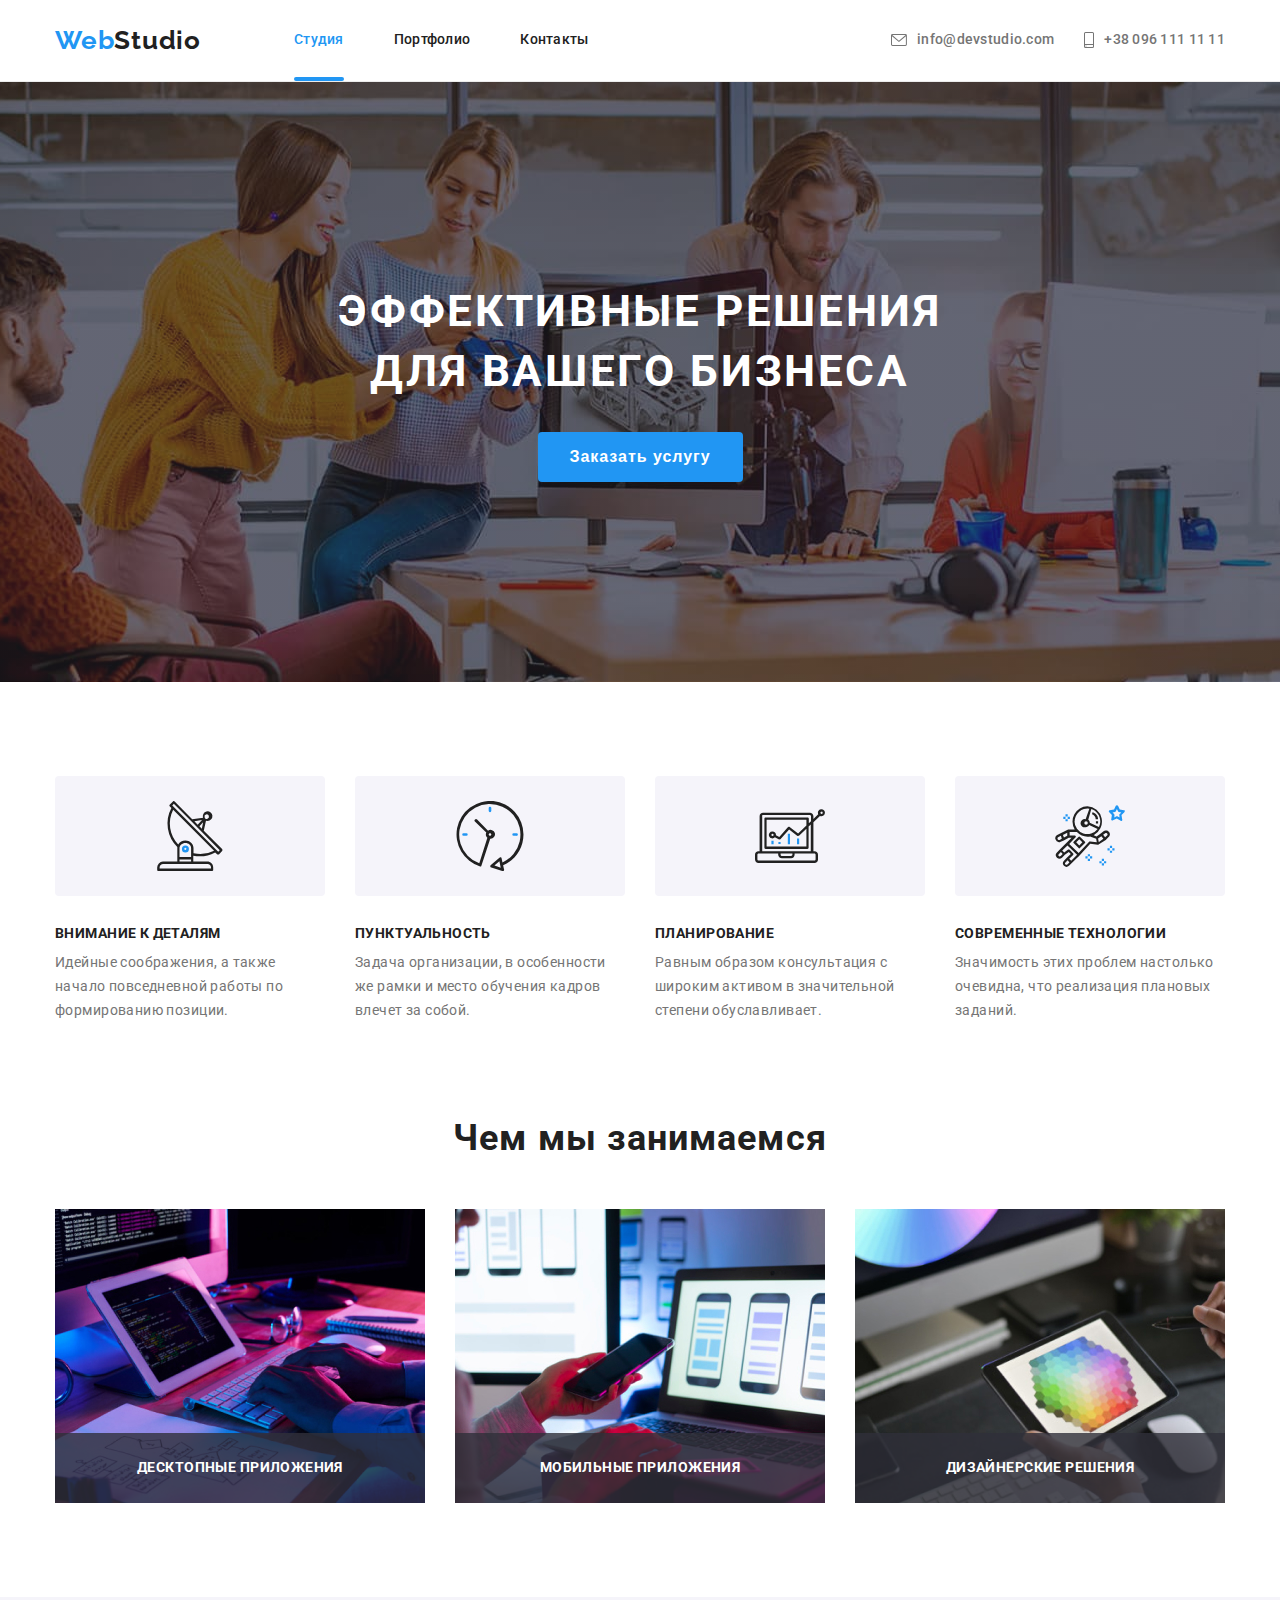
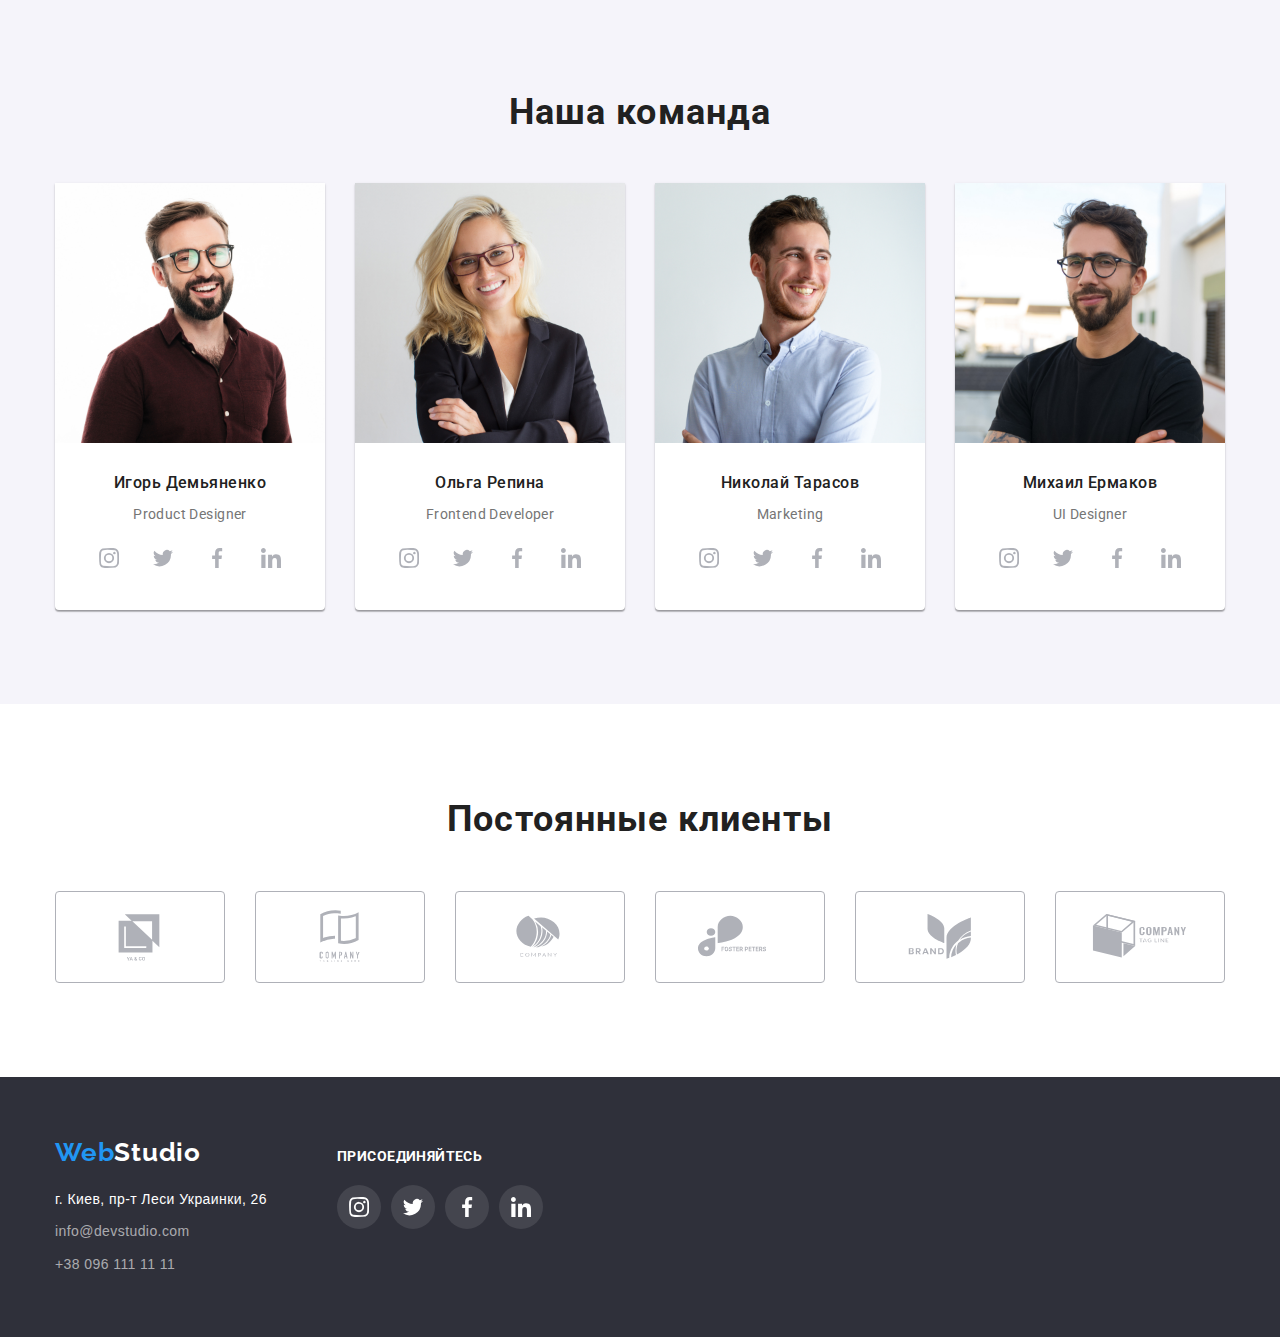
<file: index.html>
<!DOCTYPE html>
<html lang="ru">
<head>
    <meta charset="UTF-8">
    <meta http-equiv="X-UA-Compatible" content="IE=edge">
    <meta name="viewport" content="width=device-width, initial-scale=1.0">
    <title>WebStudio</title>
    <link href="https://fonts.googleapis.com/css2?family=Raleway:wght@700&family=Roboto:wght@400;500;700;900&display=swap"
        rel="stylesheet">
        <link rel="stylesheet" href="https://cdnjs.cloudflare.com/ajax/libs/modern-normalize/1.1.0/modern-normalize.min.css"
            integrity="sha512-wpPYUAdjBVSE4KJnH1VR1HeZfpl1ub8YT/NKx4PuQ5NmX2tKuGu6U/JRp5y+Y8XG2tV+wKQpNHVUX03MfMFn9Q=="
            crossorigin="anonymous" referrerpolicy="no-referrer" />
    <link rel="stylesheet" href="./css/style.css">
</head>

<body class="body">
    <header class="header">  
        <div class="container">     
        <a class="logo-link" lang="en" href="/">Web<span class="logo-link-one">Studio</span></a>
        <nav class="navigation">           
            <ul class="navigation-list">                
                <li  class="link"><a class="header-text current" href="./index.html">Студия</a></li>
                <li  class="link"><a class="header-text" href="./portfolio.html">Портфолио</a></li>
                <li  class="link"><a class="header-text" href="./contact.html">Контакты</a></li>               
            </ul>         
        </nav>
        <ul class="contact-lyst">
            <li class="header-contact"><a class="contact" href="mailto:info@devstudio.com">
                <svg class="mail">
                    <use href="./images/icons/symbol-defs(1).svg#icon-envelope">
                    </use>
            </svg>info@devstudio.com</a>
            </li>
            <li class="header-contact"><a class="contact" href="tel:+380961111111">
            <svg class="tel">
                    <use href="./images/icons/symbol-defs(1).svg#icon-smartphone">
                    </use>
            </svg>+38 096 111 11 11</a></li>
        </ul>
        </div>        
    </header>
    <main class="main">
        <section class="hero">
            <div class="container">
            <h1 class="hero-text">Эффективные решения<br> для вашего бизнеса</h1>
            <button class="btn" type="button" data-modal-open>Заказать услугу</button>
            </div>
        </section>
        <section class="section after-hero">
            <h2 class="visually-hidden">WebStudio Особенности</h2>
            <div class="container">
            <ul  class="after-list">
                <li class="after-item">
                    <div class="after-icon">
                        <svg class="svg-icon">
                            <use href="./images/icons/symbol-defs(1).svg#icon-antenna-1-1"></use>
                        </svg>
                    </div>
                    <h3 class="after-title">Внимание к деталям</h3>
                    <p class="after-text">Идейные соображения, а также начало повседневной работы по формированию позиции.</p>
                </li>
                <li class="after-item">
                    <div class="after-icon">
                        <svg class="svg-icon">
                            <use href="./images/icons/symbol-defs(1).svg#icon-clock-1-1"></use>
                        </svg>
                    </div>
                    <h3 class="after-title">Пунктуальность</h3>
                    <p class="after-text">Задача организации, в особенности же рамки и место обучения кадров влечет за собой.</p>
                </li>
                <li class="after-item">
                    <div class="after-icon">
                        <svg class="svg-icon">
                            <use href="./images/icons/symbol-defs(1).svg#icon-diagram-1-1"></use>
                        </svg>
                    </div>
                    <h3 class="after-title">Планирование</h3>
                    <p class="after-text">Равным образом консультация с широким активом в значительной степени обуславливает.</p>
                </li>
                <li class="after-item">
                    <div class="after-icon">
                        <svg class="svg-icon">
                            <use href="./images/icons/symbol-defs(1).svg#icon-astronaut-1-1"></use>
                        </svg>
                    </div>
                    <h3 class="after-title">Современные технологии</h3>
                    <p class="after-text">Значимость этих проблем настолько очевидна, что реализация плановых заданий.</p>
                </li>
            </ul>  
            </div>          
        </section>
        <section class="section chem">
        <div class="container">           
            <h2 class="section-titel">Чем мы занимаемся</h2>
            <ul class="list-one">
                <li class="item-one">
                    <div class="chem-z">
                    <img src="./images/img.jpg" alt="создание html" width="370">
                    <div class="chem-c">
                        <p class="chem-p">Десктопные приложения</p>
                    </div>
                    </div>
                </li>
                <li class="item-one">
                    <div class="chem-z">
                    <img src="./images/img1.jpg" alt="проверка html" width="370">
                    <div class="chem-c">
                        <p class="chem-p">Мобильные приложения</p>
                    </div>
                    </div>
                </li>
                <li class="item-one">
                    <div class="chem-z">
                    <img src="./images/img2.jpg" alt="редактирование html" width="370">
                    <div class="chem-c">
                        <p class="chem-p">Дизайнерские решения</p>
                    </div>
                    </div>
                </li>
            </ul>
            </div>           
        </section>
        <section class="section nasha">
            <div class="container">          
            <h2 class="section-titel">Наша команда</h2>
            <ul class="list-comand">
                <li class="item-comand">                                                    
                    <img src="./images/img3.jpg" alt="изображение Игоря Демьяненко" width="270">
                    <div class="thumb-comand">
                    <h3 class="standart-title">Игорь Демьяненко</h3>
                    <p class="standart-text" lang="en">Product Designer</p>
                    <ul class="nasha-comand">
                        <li class="comand-item">
                            <a href="" class="disp-item">
                            <svg class="cont-item">
                                <use href="./images/icons/symbol-defs(1).svg#icon-instagram-2">
                            </use></svg></a></li>
                                <li class="comand-item">
                            <a href="" class="disp-item">
                            <svg class="cont-item">
                                <use href="./images/icons/symbol-defs(1).svg#icon-twitter-1">
                            </use></svg></a></li>
                        <li class="comand-item">
                            <a href="" class="disp-item">
                            <svg class="cont-item">
                                <use href="./images/icons/symbol-defs(1).svg#icon-facebook-1">
                            </use></svg></a></li>
                        <li class="comand-item">
                            <a href="" class="disp-item">
                            <svg class="cont-item">
                                <use href="./images/icons/symbol-defs(1).svg#icon-linkedin-1">
                            </use></svg></a></li> 
                    </ul>      
                    </div> 
                </li>
                <li class="item-comand">                    
                    <img src="./images/img4.jpg" alt="изображение Ольги Репиной" width="270">
                    <div class="thumb-comand">
                    <h3 class="standart-title">Ольга Репина</h3>
                    <p class="standart-text" lang="en">Frontend Developer</p>
                    <ul class="nasha-comand">
                        <li class="comand-item">
                            <a href="" class="disp-item">
                            <svg class="cont-item">
                                <use href="./images/icons/symbol-defs(1).svg#icon-instagram-2">
                            </use></svg></a></li>
                                <li class="comand-item">
                            <a href="" class="disp-item">
                            <svg class="cont-item">
                                <use href="./images/icons/symbol-defs(1).svg#icon-twitter-1">
                            </use></svg></a></li>
                        <li class="comand-item">
                            <a href="" class="disp-item">
                            <svg class="cont-item">
                                <use href="./images/icons/symbol-defs(1).svg#icon-facebook-1">
                            </use></svg></a></li>
                        <li class="comand-item">
                            <a href="" class="disp-item">
                            <svg class="cont-item">
                                <use href="./images/icons/symbol-defs(1).svg#icon-linkedin-1">
                            </use></svg></a></li> 
                    </ul>      
                    </div> 
                </li>
                <li class="item-comand">                    
                    <img src="./images/img5.jpg" alt="изображение Николая Тарасова" width="270">
                    <div class="thumb-comand">
                    <h3 class="standart-title">Николай Тарасов</h3>
                    <p class="standart-text" lang="en">Marketing</p>
                    <ul class="nasha-comand">
                        <li class="comand-item">
                            <a href="" class="disp-item">
                            <svg class="cont-item">
                                <use href="./images/icons/symbol-defs(1).svg#icon-instagram-2">
                            </use></svg></a></li>
                                <li class="comand-item">
                            <a href="" class="disp-item">
                            <svg class="cont-item">
                                <use href="./images/icons/symbol-defs(1).svg#icon-twitter-1">
                            </use></svg></a></li>
                        <li class="comand-item">
                            <a href="" class="disp-item">
                            <svg class="cont-item">
                                <use href="./images/icons/symbol-defs(1).svg#icon-facebook-1">
                            </use></svg></a></li>
                        <li class="comand-item">
                            <a href="" class="disp-item">
                            <svg class="cont-item">
                                <use href="./images/icons/symbol-defs(1).svg#icon-linkedin-1">
                            </use></svg></a></li> 
                    </ul>      
                    </div> 
                </li>
                <li class="item-comand">                    
                    <img src="./images/img6.jpg" alt="изображение Михаила Ермакова" width="270">
                    <div class="thumb-comand">
                    <h3 class="standart-title">Михаил Ермаков</h3>
                    <p class="standart-text" lang="en">UI Designer</p>
                    <ul class="nasha-comand">
                        <li class="comand-item">
                            <a href="" class="disp-item">
                            <svg class="cont-item">
                                <use href="./images/icons/symbol-defs(1).svg#icon-instagram-2">
                            </use></svg></a></li>
                                <li class="comand-item">
                            <a href="" class="disp-item">
                            <svg class="cont-item">
                                <use href="./images/icons/symbol-defs(1).svg#icon-twitter-1">
                            </use></svg></a></li>
                        <li class="comand-item">
                            <a href="" class="disp-item">
                            <svg class="cont-item">
                                <use href="./images/icons/symbol-defs(1).svg#icon-facebook-1">
                            </use></svg></a></li>
                        <li class="comand-item">
                            <a href="" class="disp-item">
                            <svg class="cont-item">
                                <use href="./images/icons/symbol-defs(1).svg#icon-linkedin-1">
                            </use></svg></a></li> 
                    </ul>      
                    </div> 
                </li>
            </ul>
            </div>            
        </section>
        <section class="customers">
            <div class="container">
                <h2 class="section-titel">Постоянные клиенты</h2>
                <ul class="list-customers">
                    <li class="item-customers">
                        <a href="" class="link-customers">
                            <svg class="svg-customers" width="106" height="60">
                                <use href="./images/icons/symbol-defs(1).svg#icon-Logo"></use>
                            </svg>
                        </a>
                    </li>
                    <li class="item-customers">
                        <a href="" class="link-customers">
                            <svg class="svg-customers" width="106" height="60">
                                <use href="./images/icons/symbol-defs(1).svg#icon-Logo-1"></use>
                            </svg>
                        </a>
                    </li>
                    <li class="item-customers">
                        <a href="" class="link-customers">
                            <svg class="svg-customers" width="106" height="60">
                                <use href="./images/icons/symbol-defs(1).svg#icon-Logo-2"></use>
                            </svg>
                        </a>
                    </li>
                    <li class="item-customers">
                        <a href="" class="link-customers">
                            <svg class="svg-customers" width="106" height="60">
                                <use href="./images/icons/symbol-defs(1).svg#icon-Logo-3"></use>
                            </svg>
                        </a>
                    </li>
                    <li class="item-customers">
                        <a href="" class="link-customers">
                            <svg class="svg-customers" width="106" height="60">
                                <use href="./images/icons/symbol-defs(1).svg#icon-Logo-4"></use>
                            </svg>
                        </a>
                    </li>
                    <li class="item-customers">
                        <a href="" class="link-customers">
                            <svg class="svg-customers" width="106" height="60">
                                <use href="./images/icons/symbol-defs(1).svg#icon-Logo-5"></use>
                            </svg>
                        </a>
                    </li>
                </ul>
            </div>
        </section>
    </main>
    <footer class="footer">  
        <div class="container">
            <div>      
                <a  class="logo-link" href="/">Web<span class="logo-link-two">Studio</span></a>        
                <address class="address">
            <ul class="footer-list">
                <li class="footer-item">
                    <a class="contact-lynk-address" href="https://goo.gl/maps/xhf7ZU4KERErJAge8" target="_blank"
                        rel="noopener noreferrer nofollow">
                        г. Киев, пр-т Леси Украинки, 26</a>
                </li>
                <li class="footer-item">
                    <a class="contact-lynk-connect" href="mailto:info@devstudio.com">info@devstudio.com</a>
                </li>
                <li class="footer-item">
                    <a class="contact-lynk-connect" href="tel:+380961111111">+38 096 111 11 11</a>
                </li>
            </ul>
                </address> 
            </div>        
            <div class="grup">
                <p class="title-footer">присоединяйтесь</p>
                <ul class="social">
                <li class="social-item">
                    <a href="" class="social-link">
                    <svg class="cont-social">
                        <use href="./images/icons/symbol-defs(1).svg#icon-instagram-2">
                    </use></svg></a></li>
                        <li class="social-item">
                    <a href="" class="social-link">
                    <svg class="cont-social">
                        <use href="./images/icons/symbol-defs(1).svg#icon-twitter-1">
                    </use></svg></a></li>
                <li class="social-item">
                    <a href="" class="social-link">
                    <svg class="cont-social">
                        <use href="./images/icons/symbol-defs(1).svg#icon-facebook-1">
                    </use></svg></a></li>
                <li class="social-item">
                    <a href="" class="social-link">
                    <svg class="cont-social">
                        <use href="./images/icons/symbol-defs(1).svg#icon-linkedin-1">
                    </use></svg></a></li> 
                </ul>
            </div>
        </div>       
    </footer>      
            <div class="backdrop is-hidden" data-modal>
                <div class="modal">
                    <button class="modal-close" type="button"> data-modal-close>                        
                            <svg class="modal-svg">
                                <use href="./images/icons/symbol-defs(1).svg#icon-Vector"></use>
                            </svg>                        
                    </button>
                </div>
            </div>
    <script src="./js/modal.js"></script>        
</body>
</html>
</file>
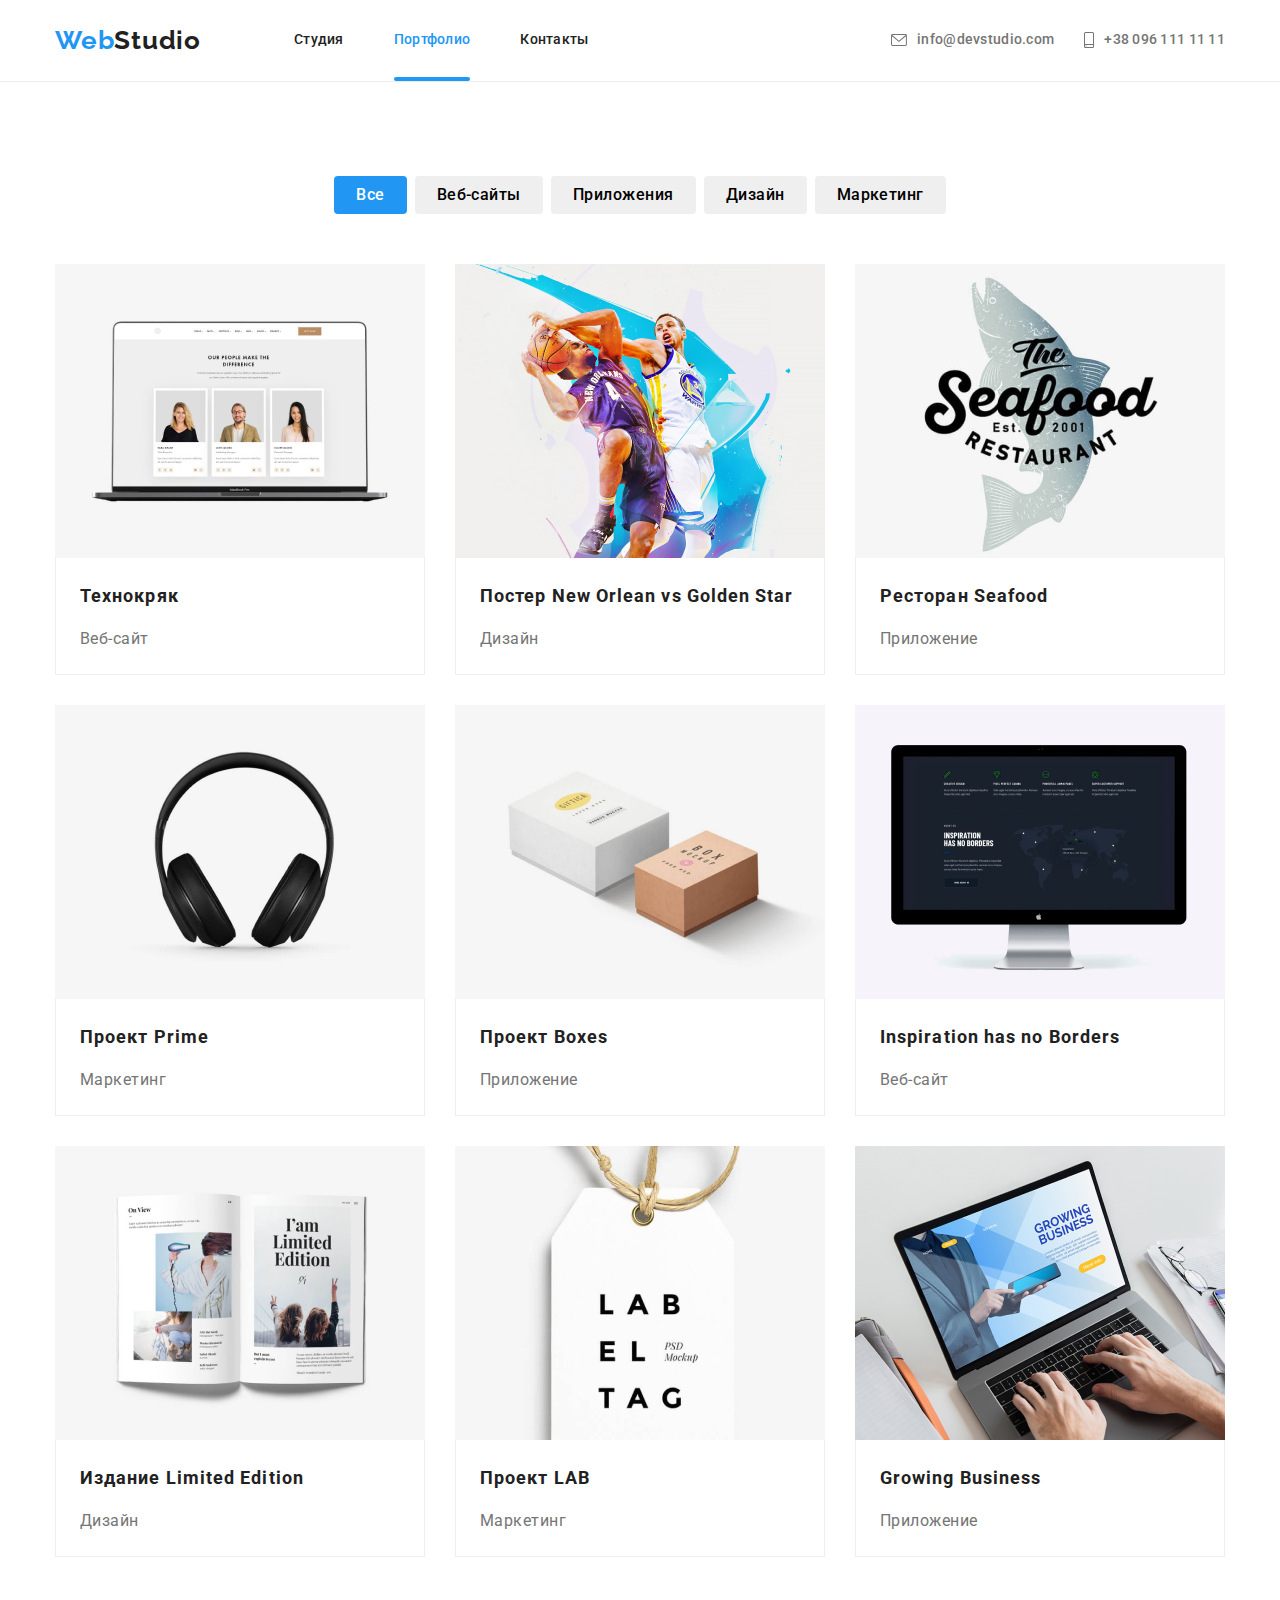
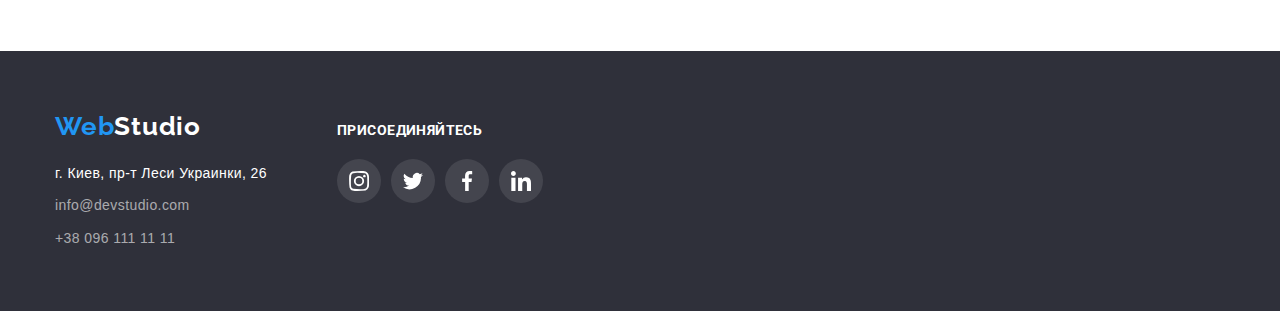
<file: portfolio.html>
<!DOCTYPE html>
<html lang="ru">
<head>
    <meta charset="UTF-8">
    <meta http-equiv="X-UA-Compatible" content="IE=edge">
    <meta name="viewport" content="width=device-width, initial-scale=1.0">
    <title>WebStudio</title>
<link href="https://fonts.googleapis.com/css2?family=Raleway:wght@700&family=Roboto:wght@400;500;700;900&display=swap"
    rel="stylesheet">
    <link rel="stylesheet" href="https://cdnjs.cloudflare.com/ajax/libs/modern-normalize/1.1.0/modern-normalize.min.css"
            integrity="sha512-wpPYUAdjBVSE4KJnH1VR1HeZfpl1ub8YT/NKx4PuQ5NmX2tKuGu6U/JRp5y+Y8XG2tV+wKQpNHVUX03MfMFn9Q=="
            crossorigin="anonymous" referrerpolicy="no-referrer" />
    <link rel="stylesheet" href="./css/style.css">
</head>

<body class="body">
    <header class="header">  
        <div class="container">     
        <a class="logo-link" lang="en" href="/">Web<span class="logo-link-one">Studio</span></a>
        <nav class="navigation">           
            <ul class="navigation-list">                
                <li  class="link"><a class="header-text" href="./index.html">Студия</a></li>
                <li  class="link"><a class="header-text current" href="./portfolio.html">Портфолио</a></li>
                <li  class="link"><a class="header-text" href="./contact.html">Контакты</a></li>               
            </ul>         
        </nav>
        <ul class="contact-lyst">
            <li class="header-contact"><a class="contact" href="mailto:info@devstudio.com">
                <svg class="mail">
                    <use href="./images/icons/symbol-defs(1).svg#icon-envelope">
                    </use>
            </svg>info@devstudio.com</a>
            </li>
            <li class="header-contact"><a class="contact" href="tel:+380961111111">
            <svg class="tel">
                    <use href="./images/icons/symbol-defs(1).svg#icon-smartphone">
                    </use>
            </svg>+38 096 111 11 11</a></li>
        </ul>
        </div>        
    </header>
    <main class="portfolio">        
        <section class="pfo">
            <h1 class="visually-hidden">Особенности</h1>
            <div class="container">
                <ul class="list-pfo-btn">
                <li class="item-pfo-btn"><button class="pfo-button current" type="button">Все</button></li>
                <li class="item-pfo-btn"><button class="pfo-button" type="button">Веб-сайты</button></li>
                <li class="item-pfo-btn"><button class="pfo-button" type="button">Приложения</button></li>
                <li class="item-pfo-btn"><button class="pfo-button" type="button">Дизайн</button></li>
                <li class="item-pfo-btn"><button class="pfo-button" type="button">Маркетинг</button></li>
                </ul>
                <ul class="list-pfo">                                   
                <li class="item-two">
                    <a href="" class="pfo-link link"> 
                        <div class="thumb-pfo">                   
                        <img src="./img-pfo/img0.jpg" alt="Лого веб-сайта Технокряк" width="370">
                        <p class="thumb-pfo-text">Ресурс предлагает комплексные предложения с разным уровнем функционала и сервисов. Все это позволит посетителю получить исчерпывающие сведения о компании или частном лице</p>  
                        </div>                  
                        <div class="card-pfo">
                            <h2 class="standart-title titlepfo">Технокряк</h2>
                            <p class="standart-text textpfo"><span class="pfo-one">Веб-сайт</span></p>
                        </div>
                    </a>
                </li>
                <li class="item-two">
                    <a href="" class="pfo-link link"> 
                        <div class="thumb-pfo">                      
                    <img src="./img-pfo/img1.jpg" alt="Постер матча New Orlean vs Golden Star" width="370">
                    <p class="thumb-pfo-text">Ресурс предлагает комплексные предложения с разным уровнем функционала и сервисов. Все это позволит посетителю получить исчерпывающие сведения о компании или частном лице</p>  
                        </div>                      
                    <div class="card-pfo">
                    <h2 class="standart-title titlepfo" lang="en">Постер New Orlean vs Golden Star</h2>
                    <p class="standart-text textpfo"><span class="pfo-one">Дизайн</span></p>
                    </div>
                    </a>                
                </li>
                <li class="item-two">
                    <a href="" class="pfo-link link"> 
                        <div class="thumb-pfo">                    
                    <img src="./img-pfo/img2.jpg" alt="Лого Ресторана Seafood" width="370">
                    <p class="thumb-pfo-text">Ресурс предлагает комплексные предложения с разным уровнем функционала и сервисов. Все это позволит посетителю получить исчерпывающие сведения о компании или частном лице</p>  
                        </div>                      
                    <div class="card-pfo">
                    <h2 class="standart-title titlepfo">Ресторан Seafood</h2>
                    <p class="standart-text textpfo"><span class="pfo-one">Приложение</span></p>
                    </div>
                    </a>
                </li>
                <li class="item-two">
                    <a href="" class="pfo-link link">
                        <div class="thumb-pfo">                     
                    <img src="./img-pfo/img3.jpg" alt="Лого маркетингового Проекта Prime" width="370">
                    <p class="thumb-pfo-text">Ресурс предлагает комплексные предложения с разным уровнем функционала и сервисов. Все это позволит посетителю получить исчерпывающие сведения о компании или частном лице</p>  
                        </div>                      
                    <div class="card-pfo">
                    <h2 class="standart-title titlepfo">Проект Prime</h2>
                    <p class="standart-text textpfo"><span class="pfo-one">Маркетинг</span></p>
                    </div>
                    </a>
                </li>
                <li class="item-two">
                    <a href="" class="pfo-link link">
                        <div class="thumb-pfo">                     
                    <img src="./img-pfo/img4.jpg" alt="Лого приложения Проекта Boxes" width="370">
                    <p class="thumb-pfo-text">Ресурс предлагает комплексные предложения с разным уровнем функционала и сервисов. Все это позволит посетителю получить исчерпывающие сведения о компании или частном лице</p>  
                        </div>                      
                    <div class="card-pfo">
                    <h2 class="standart-title titlepfo">Проект Boxes</h2>
                    <p class="standart-text textpfo"><span class="pfo-one">Приложение</span></p>
                    </div>
                    </a>
                </li>
                <li class="item-two">
                    <a href="" class="pfo-link link">
                        <div class="thumb-pfo">                     
                    <img src="./img-pfo/img5.jpg" alt="Лого веб-сайта Inspiration has no Borders" width="370">
                    <p class="thumb-pfo-text">Ресурс предлагает комплексные предложения с разным уровнем функционала и сервисов. Все это позволит посетителю получить исчерпывающие сведения о компании или частном лице</p>  
                        </div>                      
                    <div class="card-pfo">
                    <h2 class="standart-title titlepfo">Inspiration has no Borders</h2>
                    <p class="standart-text textpfo"><span class="pfo-one">Веб-сайт</span></p>
                    </div>
                    </a>
                </li>
                <li class="item-two">
                    <a href="" class="pfo-link link">
                        <div class="thumb-pfo">                    
                    <img src="./img-pfo/img6.jpg" alt="Лого дизайнерского Издания Limited Edition" width="370">
                    <p class="thumb-pfo-text">Ресурс предлагает комплексные предложения с разным уровнем функционала и сервисов. Все это позволит посетителю получить исчерпывающие сведения о компании или частном лице</p>  
                        </div>                      
                    <div class="card-pfo">
                    <h2 class="standart-title titlepfo">Издание Limited Edition</h2>
                    <p class="standart-text textpfo"><span class="pfo-one">Дизайн</span></p>
                    </div>
                    </a>
                </li>
                <li class="item-two">
                    <a href="" class="pfo-link link">
                        <div class="thumb-pfo">                    
                    <img src="./img-pfo/img7.jpg" alt="Лого маркетингового Проекта LAB" width="370">
                    <p class="thumb-pfo-text">Ресурс предлагает комплексные предложения с разным уровнем функционала и сервисов. Все это позволит посетителю получить исчерпывающие сведения о компании или частном лице</p>  
                        </div>                      
                    <div class="card-pfo">
                    <h2 class="standart-title titlepfo">Проект LAB</h2>
                    <p class="standart-text textpfo"><span class="pfo-one">Маркетинг</span></p>
                    </div>
                    </a>
                </li>
                <li class="item-two">
                    <a href="" class="pfo-link link">
                        <div class="thumb-pfo">                     
                    <img src="./img-pfo/img8.jpg" alt="Лого приложения Growing Business" width="370">
                    <p class="thumb-pfo-text">Ресурс предлагает комплексные предложения с разным уровнем функционала и сервисов. Все это позволит посетителю получить исчерпывающие сведения о компании или частном лице</p>  
                        </div>                      
                    <div class="card-pfo">
                    <h2 class="standart-title titlepfo">Growing Business</h2>
                    <p class="standart-text textpfo"><span class="pfo-one">Приложение</span></p>
                    </div>
                    </a>
                </li>                
                </ul>
            </div>           
        </section>
    </main>
    <footer class="footer">  
        <div class="container">
            <div>      
                <a  class="logo-link" href="/">Web<span class="logo-link-two">Studio</span></a>        
                <address class="address">
            <ul class="footer-list">
                <li class="footer-item">
                    <a class="contact-lynk-address" href="https://goo.gl/maps/xhf7ZU4KERErJAge8" target="_blank"
                        rel="noopener noreferrer nofollow">
                        г. Киев, пр-т Леси Украинки, 26</a>
                </li>
                <li class="footer-item">
                    <a class="contact-lynk-connect" href="mailto:info@devstudio.com">info@devstudio.com</a>
                </li>
                <li class="footer-item">
                    <a class="contact-lynk-connect" href="tel:+380961111111">+38 096 111 11 11</a>
                </li>
            </ul>
                </address> 
            </div>        
            <div class="grup">
                <p class="title-footer">присоединяйтесь</p>
                <ul class="social">
                <li class="social-item">
                    <a href="" class="social-link">
                    <svg class="cont-social">
                        <use href="./images/icons/symbol-defs(1).svg#icon-instagram-2">
                    </use></svg></a></li>
                        <li class="social-item">
                    <a href="" class="social-link">
                    <svg class="cont-social">
                        <use href="./images/icons/symbol-defs(1).svg#icon-twitter-1">
                    </use></svg></a></li>
                <li class="social-item">
                    <a href="" class="social-link">
                    <svg class="cont-social">
                        <use href="./images/icons/symbol-defs(1).svg#icon-facebook-1">
                    </use></svg></a></li>
                <li class="social-item">
                    <a href="" class="social-link">
                    <svg class="cont-social">
                        <use href="./images/icons/symbol-defs(1).svg#icon-linkedin-1">
                    </use></svg></a></li> 
                </ul>
            </div>
        </div>       
    </footer>
</body>
</html>
</file>
<file: css/style.css>
/*--цвет заголовка #212121; --*/
/*--цвет  текста #757575; --*/
/*--цвет  синий #2196F3; --*/
/*--цвет  белый #FFFFFF; --*/
/*--цвет серый background: #F5F4FA; --*/
/*--цвет черный background: #2F303A; --*/

html {
  box-sizing: border-box;
}

*,
*::before,
*::after {
  box-sizing: inherit;
}

:root {
--timing-function: cubic-bezier(0.4, 0, 0.2, 1);

  --one-text-color: #757575;
  --title-text-color: #212121;
  --accent-color: #2196f3;
  --two-text-color: #ffffff;
  --button-first-color: #2196f3;
  --button-second-color: #ffffff;
  --contakt-link-header: #757575;
  --icon-color-one: #AFB1B8;
 
}

p,
h1,
h2,
h3,
h4,
h5,
h6 {
  margin: 0;
}
* {
  margin: 0;
  padding: 0;
}

ul {
  margin: 0;
  padding: 0;
  list-style: none;
}
button {
  cursor: pointer;
}

img {
  display: block;
  max-width: 100%;
  height: auto;
}

a {
  text-decoration: none;
}
.body :focus {
  cursor: pointer;
  list-style-type: none;
}
.body {
  font-family: Roboto, sans-serif;
}
.container {
  width: 1200px;
  padding-left: 15px;
  padding-right: 15px;
  margin: 0 auto;
}
.nad {
  position: relative;
  z-index: 1;
  background: rgba(0, 0, 0, 0.2);
}

/* шапка*/
.mail {
  fill: currentColor;
  margin-right: 10px;
  width: 16px;
  height: 12px;
}
.tel {
  fill: currentColor;
  margin-right: 10px;
  width: 10px;
  height: 16px;
}

.navigation-list {
  display: flex;
}
.contact-lyst {
  display: flex;
  align-items: center;
  margin-left: auto;
}

.contact:focus,
.contact:hover {
  color: var(--accent-color);
}
.header-text:focus,
.header-text:hover {
  color: var(--accent-color);
}


.navigation .current {
  color: var(--accent-color);
}
.navigation {
  margin-left: 93px;
}
.header {
 border-bottom: 1px solid #ececec;
}

.header .container {
   display: flex;
   align-items: center; 
  background-color: #ffffff;
}

.header .logo-link {
  display: block;
  justify-content: center;
  padding-top: 25px;
  padding-bottom: 25px; 

  font-family: Raleway, sans-serif;
  font-weight: bold;
  font-size: 26px;
  line-height: 1.19;
  letter-spacing: 0.03em;
  color: var(--accent-color);
}
.logo-link-one {
  color: #212121;
}
.logo-link-two {
  color: #ffffff;
}

.navigation-list .link .current::after {
display: block;
content: "";
position: absolute;
width: 100%;
height: 4px;
background: var(--accent-color);
border-radius: 2px;
left: 0;
bottom: -1px;

}

.navigation-list .header-text {
  display: block;
  font-weight: 500;
  font-size: 14px;
  line-height: 1.14;
  letter-spacing: 0.02em;
}
.navigation-list .link:not(:first-child) {
  margin-left: 50px;
}

.header-text {
   position: relative;
  padding-top: 32px;
  padding-bottom: 32px;

    transition: color 250ms var(--timing-function);

  color: var(--title-text-color);
}

.contact {
  display: flex;
  align-items: center;
  justify-content: center;
    padding-top: 32px;
    padding-bottom: 32px;

    transition: color 250ms var(--timing-function);

  font-family: Roboto, sans-serif;
  font-weight: 500;
  font-size: 14px;
  line-height: 1.14;
  letter-spacing: 0.02em;
  color: #757575;
}

.header-contact:not(:first-child) {
  margin-left: 30px;
}

.contact-icon {
  margin-right: 10px;
}



/* герой*/

.hero {
  padding-top: 200px;
  padding-bottom: 200px;
  text-align: center;
  max-width: 1600px;
  background-color: #2f303a;
  background-image: linear-gradient(rgba(47, 48, 58, 0.4), rgba(47, 48, 58, 0.4)),
  url(../images/герой.jpg);
  background-position: center;
  background-size: cover;
  margin: 0 auto;
}
.hero-text {
  font-size: 44px;
  line-height: 1.36;
  text-align: center;
  letter-spacing: 0.06em;
  text-transform: uppercase;
  color: #ffffff;
  cursor: pointer;
  margin-bottom: 30px;
}

.btn {
  display: inline-block;
  text-align: center;

  padding: 10px 32px 10px 32px;

  border: none;
  cursor: pointer;
  border-radius: 4px;
  font-weight: bold;
  font-size: 16px;
  line-height: 1.87;

  letter-spacing: 0.06em;
  background: #2196f3;
  color: #ffffff;
}

.btn :focus,
.btn :hover {
  color: var(--button-second-color);
}

/* особенности */
.after-item {
  display:inline-block;
  justify-content: center;
  align-items: center;
  width: 270px;

}
.after-icon {
  display: flex;
  align-items: center;
  justify-content: center;
  width: 270px;
  height: 120px;
  margin-bottom: 30px;
  border-radius: 4px;
  background-color: #F5F4FA;
}
.svg-icon {
  width: 70px;
  height: 70px;
}

.after-list {
  display: flex;
}

.after-item {
  text-decoration: none;
}
.after-item:not(:last-child) {
  margin-right: 30px;
}

.after-hero {
margin: 0 auto;
padding-top: 94px;
padding-bottom: 94px;
}

.after-title {
  margin-top: 30px;

  color: var(--title-text-color);
  font-weight: bold;
  font-size: 14px;
  line-height: 1.14;
  letter-spacing: 0.03em;
  text-transform: uppercase;
}

.after-text {
  margin-top: 10px;
  font-size: 14px;
  line-height: 1.71;
  letter-spacing: 0.03em;
  color: var(--one-text-color);
}

/* секции */
.chem-p {

  font-weight: bold;
  font-size: 14px;
  line-height: 1.14;
  text-align: center;
  letter-spacing: 0.03em;
  text-transform: uppercase;
  color: #FFFFFF;
}

.chem-z {
  position: relative;  
}
.chem-c {
  z-index: 1;

position: absolute;
width: 100%;
height: 70px;
left: 215px;
bottom: 0;
left: 0;
background: rgba(47, 48, 58, 0.8);

  display: flex;
  justify-content: center;
  padding: 27px;
}

.item-customers {
  display: flex;
}
.link-customers:hover .svg-customers,
.link-customers:focus .svg-customers {
fill: var(--accent-color);
}
.link-customers:hover,
.link-customers:focus {
  border: 1px solid var(--accent-color);
  box-sizing: border-box;
  border-radius: 4px;
}

.svg-customers {
  transition: fill 250ms var(--timing-function);

  fill: var(--icon-color-one);
}

.item-customers:not(:first-child) {
  margin-left: 30px;
}
.list-customers {
  display: flex;
  justify-content: space-between;
}
.link-customers {
  display: flex;
  align-items: center;
  justify-content: center;
  width: 170px;
  height: 92px;
 border: 1px solid #AFB1B8;
 box-sizing: border-box;
 border-radius: 4px;

   transition: border 250ms var(--timing-function);
}
.customers {
  text-align: center;
  padding-top: 94px;
  padding-bottom: 94px;
  cursor: pointer;
}

.disp-item:hover,
.disp-item:focus {
background-color: var(--accent-color);
}
.cont-item {
width: 20px;
height: 20px;
fill: var(--icon-color-one);

  transition: fill 250ms var(--timing-function);
}

.disp-item:hover .cont-item,
.disp-item:focus .cont-item {
  fill: var(--button-second-color);
}

.disp-item {
  display: flex;
  align-items: center;
  justify-content: center;
  width: 44px;
  height: 44px;
  border-radius: 50%;

  transition: background-color 250ms var(--timing-function);
}
.comand-item:not(:last-child) {
  margin-right: 10px;
}
.comand-item {
  cursor: pointer;
}

.nasha-comand {
  display: flex;
  justify-content: center;
}

.chem {
  text-align: center;
  min-width: 1200px;
    padding-bottom: 94px;
}

.nasha {
  text-align: center;
   min-width: 1200px;
  background: #F5F4FA;
   padding-top: 94px;
   padding-bottom: 94px;
}

.thumb-comand {
    display: flex;
    flex-direction: column;
    align-items: center;
      padding: 30px 32px; 
}

.list-one {
  display: flex;
}

.list-comand {
  display: flex;
}

.item-one:not(:last-child) {
  margin-right: 30px;
}
.item-comand:not(:last-child) {
  margin-right: 30px;
}

.item-comand {
  background: #ffffff;
  box-shadow: 0px 1px 3px rgba(0, 0, 0, 0.12), 0px 1px 1px rgba(0, 0, 0, 0.14),
    0px 2px 1px rgba(0, 0, 0, 0.2);
  border-radius: 0px 0px 4px 4px;
}

.section-titel {
  margin-bottom: 50px;

  font-weight: bold;
  font-size: 36px;
  line-height: 1.17;
  letter-spacing: 0.03em;
  color: var(--title-text-color);
}

.standart-title {
  font-weight: 500;
  font-size: 16px;
  line-height: 1.19;
  letter-spacing: 0.03em;
  color: var(--title-text-color);
  margin-bottom: 10px;
}
.item-comand .standart-text {
  margin-bottom: 10px;
  font-size: 14px;
  line-height: 1.71;
  letter-spacing: 0.03em;
  color: var(--one-text-color);
}

/* подвал*/
.social-link {
  display: flex;
  align-items: center;
  justify-content: center;
  width: 44px;
  height: 44px;
  border-radius: 50%;
  background-color: rgba(255, 255, 255, 0.1);

  transition: background-color 250ms var(--timing-function);

    cursor: pointer;
}

.social-link:hover,
.social-link:focus {
background-color: var(--accent-color);
}

.cont-social {
  width: 20px;
  height: 20px;
  fill: var(--button-second-color);
}

.social .social-item:not(:first-child) {
  margin-left: 10px;
}

.footer .container {
  display: flex;
  align-items: baseline;
}
.grup {
margin-left: 70px;
}

.social {
  display: flex;
  justify-content: center;
    margin-top: 20px;
}
.title-footer {
  font-weight: bold;
  font-size: 14px;
  line-height: 1.14;
  letter-spacing: 0.03em;
  text-transform: uppercase;
  color: #FFFFFF
}
.footer {
  padding-top: 60px;
  padding-bottom: 60px;
}

.footer .logo-link {
  font-family: Raleway, sans-serif;
  font-weight: bold;
  font-size: 26px;
  line-height: 1.19;
  letter-spacing: 0.03em;
  color: var(--accent-color);
}
.footer .logo-link-one {
  color: #212121;
}
.logo-link-two {
  color: #ffffff;
}

.footer-list {
  margin-top: 20px;
  font-family: Robto, sans-serif;
  font-style: normal;
}
.contact-lynk-address {
  font-size: 14px;
  line-height: 1.71;
  letter-spacing: 0.03em;
  color: #ffffff;

  transition: color 250ms var(--timing-function);
}

.contact-lynk-connect {
  font-size: 14px;
  line-height: 1.7;
  letter-spacing: 0.03em;
  font-style: normal;
  color: rgba(255, 255, 255, 0.6);

  transition: color 250ms var(--timing-function);
}

.footer {
  background: #2f303a;
  text-decoration: none;
}

.footer-item:not(:first-child) {
  margin-top: 9px;
}

.contact-lynk-connect:focus,
.contact-lynk-connect:hover {
  color: var(--accent-color);
}

.contact-lynk-address:focus,
.contact-lynk-address:hover {
  color: var(--accent-color);
}

/* 2 портфолио */

.item-two .link:hover .thumb-pfo-text,
.item-two .link:focus .thumb-pfo-text {
  transform: translateY(0);
  transition: transform 250ms var(--timing-function);
}


.thumb-pfo {
  position: relative;
   overflow: hidden;
}

.thumb-pfo-text {
  position: absolute;
  top: 0;
  left: 0;
  width: 100%;
  height: 100%;
  background: rgba(33, 150, 243, 0.9);
  padding: 63px 24px;
  color: var(--button-second-color);
  
  transform: translateY(101%);
  transition: transform 250ms var(--timing-function);

  font-size: 18px;
  line-height: 1.55;
  letter-spacing: 0.03em;
  color: #FFFFFF;
}

.item-two .link:hover,
.item-two .link:focus {
box-shadow: 0px 1px 1px rgba(0, 0, 0, 0.12),
0px 4px 4px rgba(0, 0, 0, 0.06),
1px 4px 6px rgba(0, 0, 0, 0.16);

opacity: 1;
}

.item-two .link {
  transition: box-shadow 250ms var(--timing-function);
}

.pfo {
  padding-top: 94px;
  padding-bottom: 94px;
}

.visually-hidden {
  opacity: 0;
  height: 0;
  width: 0;
}

.card-pfo {
padding: 20px 24px;

  background: #ffffff;
  border: 1px solid #eeeeee;
  border-top: 0;
}

.textpfo {
  margin-top: 4px;
}

.list-pfo {
  display: flex;
  flex-wrap: wrap;
  margin-top: -30px;
  margin-left: -30px;
}

.item-two {
    display: flex;
  width: 370px;
  margin-left: 30px;
  margin-top: 30px;
  cursor: pointer;
}

.list-pfo .standart-title {
  font-weight: bold;
  font-size: 18px;
  line-height: 2;
  letter-spacing: 0.06em;
  color: var(--title-text-color);
}
.list-pfo .standart-text {
  font-size: 16px;
  line-height: 1.87;
  letter-spacing: 0.03em;
  color: var(--one-text-color);
}
.item-pfo-btn .current {
  color: var(--button-second-color);
  background-color: var(--button-first-color);
}

.list-pfo-btn {
  display: flex;
  justify-content: center;
  margin-bottom: 50px;

  color: var(--title-text-color);
}
.item-pfo-btn:not(:first-child) {
  margin-left: 8px;
}

.item-pfo-btn :hover,
.item-pfo-btn :focus {
  color: var(--button-second-color);
  background-color: var(--accent-color);
   box-shadow: 0px 3px 1px rgba(0, 0, 0, 0.1),
   0px 1px 2px rgba(0, 0, 0, 0.08),
   0px 2px 2px rgba(0, 0, 0, 0.12);
}
.pfo-button {
  display: inline-block;
   text-align: center;

  transition: color 250ms var(--timing-function),
  background-color 250ms var(--timing-function),
  box-shadow 250ms var(--timing-function);

   padding: 6px 22px 6px 22px;
}

.list-pfo-btn .pfo-button {
  cursor: pointer;
  font-family: Roboto, sans-serif;
  border: none;
  border-radius: 4px;
  font-weight: 500;
  font-size: 16px;
  line-height: 1.62;
  text-align: center;
  letter-spacing: 0.03em;
}

/*модалка*/
.modal-svg {
  width: 11px;
  height: 11px;
}

.modal-close {
position: absolute;
display: flex;
justify-content: center;
align-items: center;
top: 8px;
right: 8px;
border-radius: 50px;
cursor: pointer;
width: 30px;
height: 30px;
background:var(--button-second-color);
border: 1px solid rgba(0, 0, 0, 0.1);
transition: fill 250ms var(--timing-function);
}

.modal-close:hover,
.modal-close:focus {
fill:  var(--accent-color);
 transition: fill 250ms var(--timing-function);
}

.backdrop.is-hidden {
  opacity: 0;
  pointer-events: none;

  transition: opacity 250ms var(--timing-function);
}

.modal {
  position: absolute;
  width: 528px;
  height: 581px;
  top: 50%;
  left: 50%;
  transform: translate(-50%, -50%);

  background: #FFFFFF;
  box-shadow: 0px 1px 3px rgba(0, 0, 0, 0.12),
    0px 1px 1px rgba(0, 0, 0, 0.14),
    0px 2px 1px rgba(0, 0, 0, 0.2);
  border-radius: 4px;
  transition: transform 250ms var(--timing-function);
}

.backdrop {
  position: fixed;
  opacity: 1;
  z-index: 1;
  width: 100%;
  height: 100%;
  left: 0px;
  top: 0px;
  background: rgba(0, 0, 0, 0.2);

  transition: opacity 250ms var(--timing-function);
}
</file>
